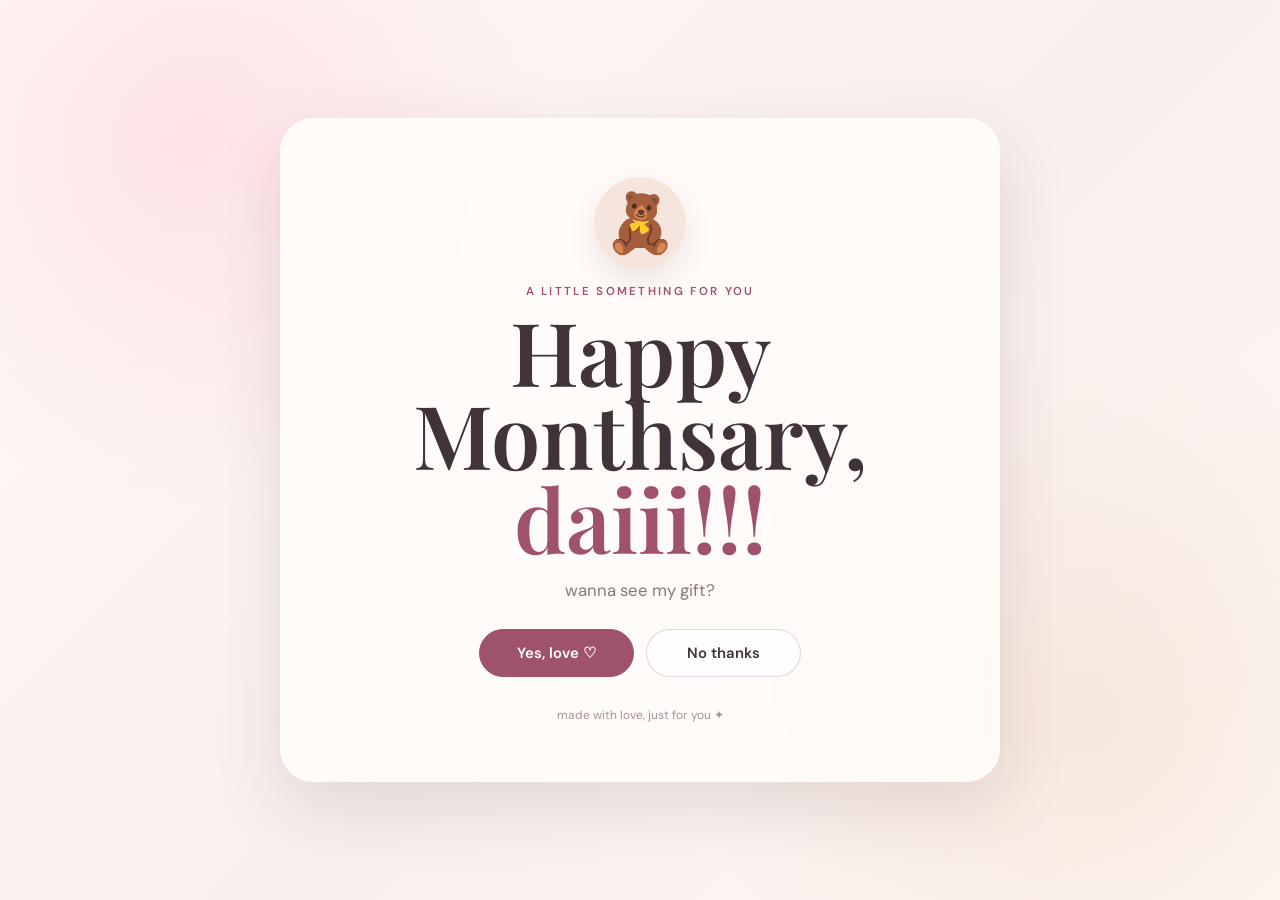
<file: index.html>
<!DOCTYPE html>
<html lang="en">

<head>
    <meta charset="UTF-8">
    <meta name="viewport" content="width=device-width, initial-scale=1.0">

    <title>Happy Monthsary, Baby! ♡</title>

    <link rel="preconnect" href="https://fonts.googleapis.com">
    <link rel="preconnect" href="https://fonts.gstatic.com" crossorigin>

    <link href="https://fonts.googleapis.com/css2?family=DM+Sans:wght@400;500;600&family=Playfair+Display:wght@500;600&family=Sacramento&display=swap" rel="stylesheet">

    <link rel="stylesheet" href="style.css">
</head>

<body>

    <div class="hearts"></div>

    <main class="page">

        <div class="card hero-card">

            <div class="teddy">
                🧸
            </div>

            <p class="eyebrow">
                A little something for you
            </p>

            <h1>
                Happy Monthsary,
                <br>
                <span>daiii!!!</span>
            </h1>

            <p class="subtitle">
                wanna see my gift?
            </p>

            <div class="button-row">

                <a href="gifts.html" class="btn primary">
                    Yes, love ♡
                </a>

                <a href="no-thanks.html" class="btn secondary">
                    No thanks
                </a>

            </div>

            <p class="tiny-note">
                made with love, just for you ✦
            </p>

        </div>

    </main>

    <script src="script.js"></script>

</body>
</html>
</file>
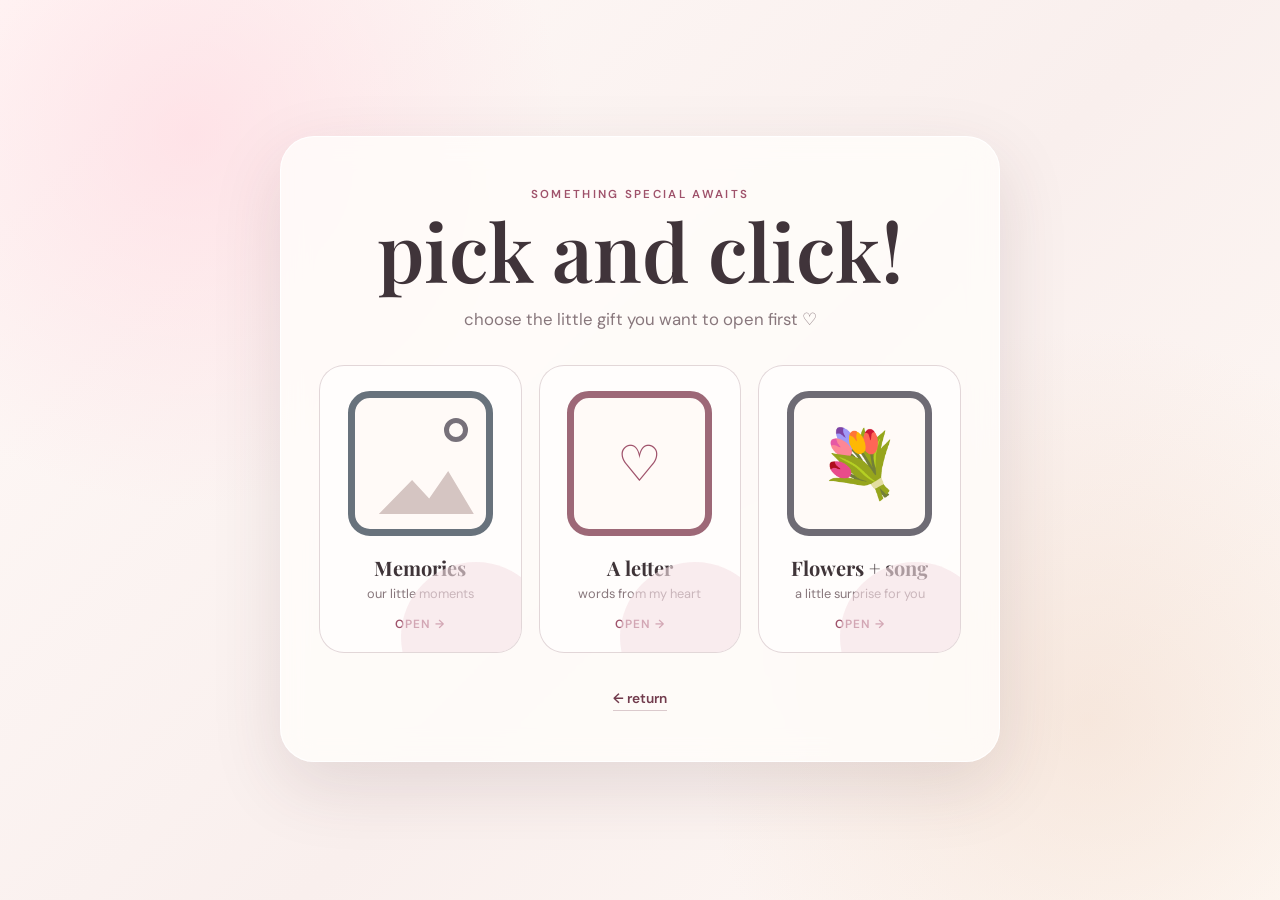
<file: gifts.html>
<!DOCTYPE html>
<html lang="en">

<head>

    <meta charset="UTF-8">
    <meta name="viewport" content="width=device-width, initial-scale=1.0">

    <title>Pick Your Gift ♡</title>

    <link rel="preconnect" href="https://fonts.googleapis.com">
    <link rel="preconnect" href="https://fonts.gstatic.com" crossorigin>

    <link href="https://fonts.googleapis.com/css2?family=DM+Sans:wght@400;500;600&family=Playfair+Display:wght@500;600&family=Sacramento&display=swap" rel="stylesheet">

    <link rel="stylesheet" href="style.css">

</head>

<body>

    <div class="hearts"></div>

    <main class="page gifts-page">

        <section class="wide-card">

            <p class="eyebrow">
                something special awaits
            </p>

            <h1>
                pick and click!
            </h1>

            <p class="subtitle">
                choose the little gift you want to open first ♡
            </p>

            <div class="gift-grid">

                <!-- MEMORY -->
                <a href="memories.html" class="gift-card">

                    <div class="gift-icon photo-icon">

                        <div class="sun"></div>

                        <div class="mountain"></div>

                    </div>

                    <h3>
                        Memories
                    </h3>

                    <p>
                        our little moments
                    </p>

                    <span class="open-label">
                        open →
                    </span>

                </a>


                <!-- LETTER -->
                <a href="letter.html" class="gift-card">

                    <div class="gift-icon envelope">
                        ♡
                    </div>

                    <h3>
                        A letter
                    </h3>

                    <p>
                        words from my heart
                    </p>

                    <span class="open-label">
                        open →
                    </span>

                </a>


                <!-- FLOWERS -->
                <a href="flowers.html" class="gift-card">

                    <div class="gift-icon bouquet">
                        💐
                    </div>

                    <h3>
                        Flowers + song
                    </h3>

                    <p>
                        a little surprise for you
                    </p>

                    <span class="open-label">
                        open →
                    </span>

                </a>

            </div>

            <a href="index.html" class="text-link">
                ← return
            </a>

        </section>

    </main>

    <script src="script.js"></script>

</body>
</html>
</file>
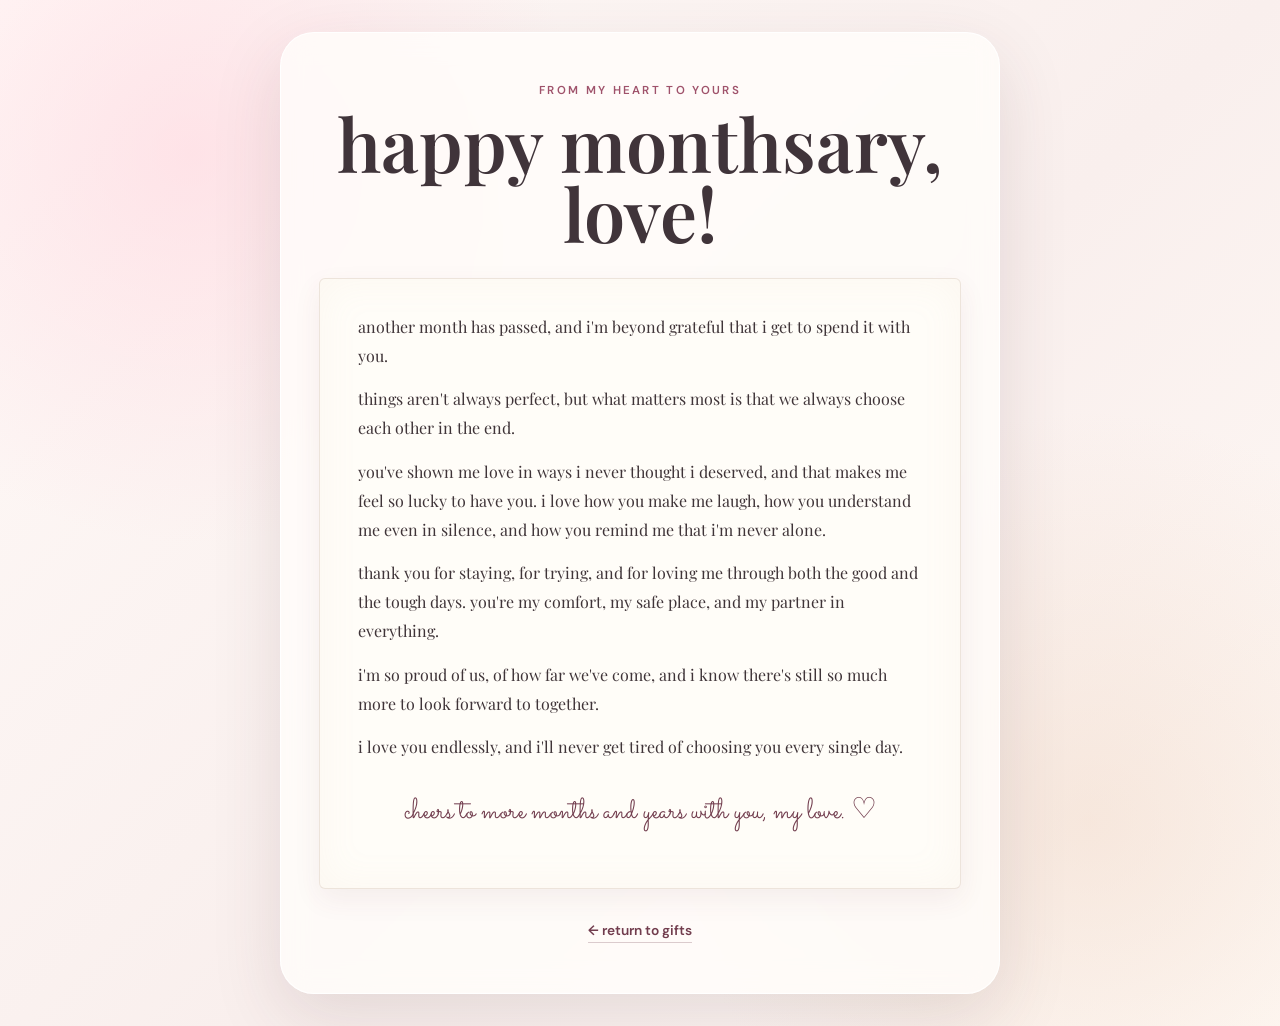
<file: letter.html>
<!DOCTYPE html>
<html lang="en">

<head>

    <meta charset="UTF-8">
    <meta name="viewport" content="width=device-width, initial-scale=1.0">

    <title>A Letter For You ♡</title>

    <link rel="preconnect" href="https://fonts.googleapis.com">
    <link rel="preconnect" href="https://fonts.gstatic.com" crossorigin>

    <link href="https://fonts.googleapis.com/css2?family=DM+Sans:wght@400;500;600&family=Playfair+Display:wght@500;600&family=Sacramento&display=swap" rel="stylesheet">

    <link rel="stylesheet" href="style.css">

</head>

<body>

    <div class="hearts"></div>

    <main class="page">

        <article class="wide-card letter-card">

            <p class="eyebrow">
                from my heart to yours
            </p>

            <h1>
                happy monthsary, love!
            </h1>


            <div class="letter-paper">

                <p>
                    another month has passed, and i'm beyond grateful
                    that i get to spend it with you.
                </p>

                <p>
                    things aren't always perfect, but what matters most
                    is that we always choose each other in the end.
                </p>

                <p>
                    you've shown me love in ways i never thought i deserved,
                    and that makes me feel so lucky to have you.
                    i love how you make me laugh, how you understand me
                    even in silence, and how you remind me that i'm never alone.
                </p>

                <p>
                    thank you for staying, for trying, and for loving me
                    through both the good and the tough days.
                    you're my comfort, my safe place, and my partner in everything.
                </p>

                <p>
                    i'm so proud of us, of how far we've come,
                    and i know there's still so much more to look forward to together.
                </p>

                <p>
                    i love you endlessly, and i'll never get tired
                    of choosing you every single day.
                </p>

                <p class="signature">
                    cheers to more months and years with you, my love. ♡
                </p>

            </div>


            <a href="gifts.html" class="text-link">
                ← return to gifts
            </a>

        </article>

    </main>

    <script src="script.js"></script>

</body>
</html>
</file>
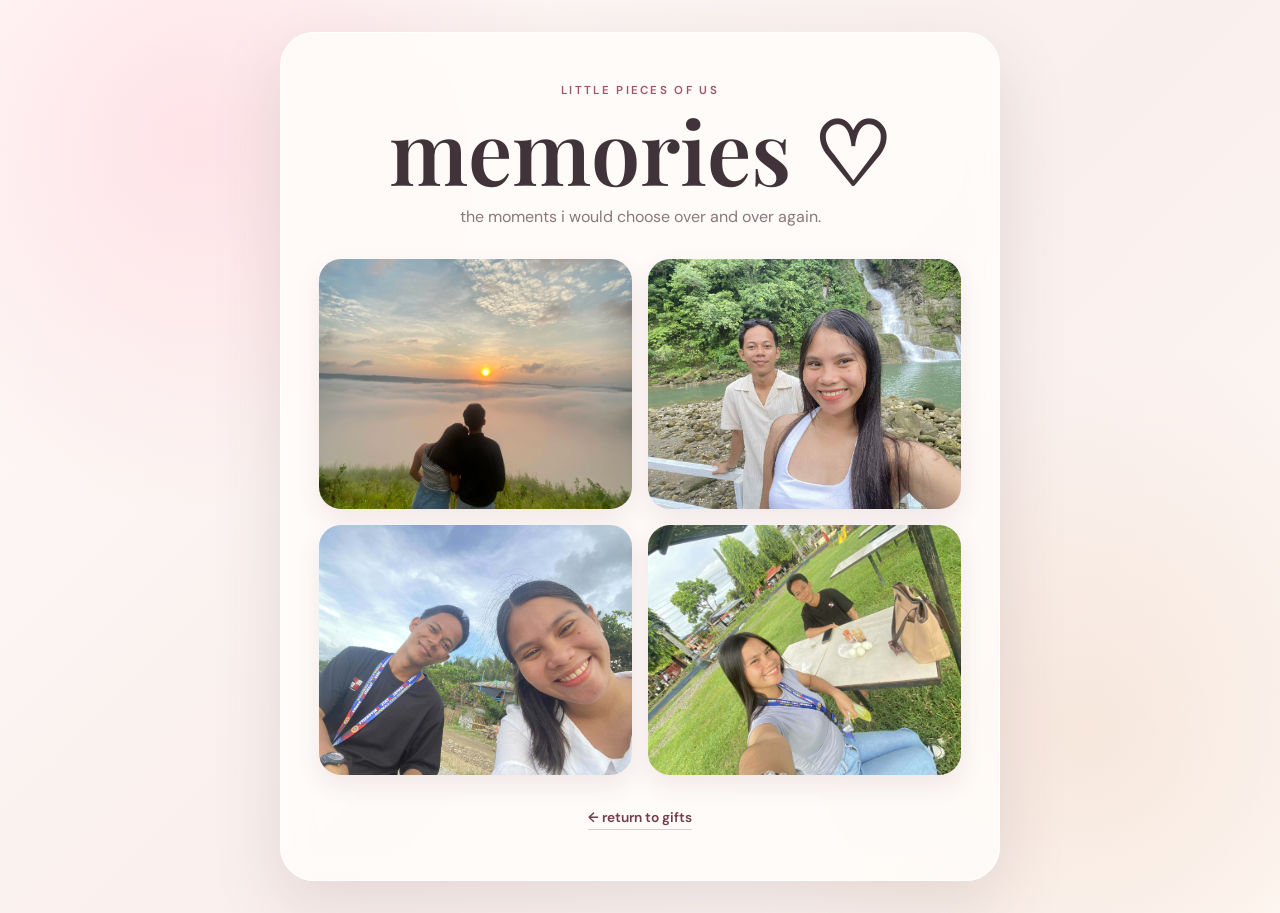
<file: memories.html>
<!DOCTYPE html>
<html lang="en">

<head>

    <meta charset="UTF-8">
    <meta name="viewport" content="width=device-width, initial-scale=1.0">

    <title>Our Memories ♡</title>

    <link rel="preconnect" href="https://fonts.googleapis.com">
    <link rel="preconnect" href="https://fonts.gstatic.com" crossorigin>

    <link href="https://fonts.googleapis.com/css2?family=DM+Sans:wght@400;500;600&family=Playfair+Display:wght@500;600&family=Sacramento&display=swap" rel="stylesheet">

    <link rel="stylesheet" href="style.css">

</head>

<body>

    <div class="hearts"></div>

    <main class="page">

        <section class="wide-card memory-card">

            <p class="eyebrow">
                little pieces of us
            </p>

            <h1>
                memories ♡
            </h1>

            <p class="memory-intro">
                the moments i would choose over and over again.
            </p>


            <div class="photo-grid">

                <div class="memory-photo">
                    <img src="images/photo1.jpg" alt="Our memory">
                </div>

                <div class="memory-photo">
                    <img src="images/photo2.jpg" alt="Our memory">
                </div>

                <div class="memory-photo">
                    <img src="images/photo3.jpg" alt="Our memory">
                </div>

                <div class="memory-photo">
                    <img src="images/photo4.jpg" alt="Our memory">
                </div>

            </div>


            <a href="gifts.html" class="text-link">
                ← return to gifts
            </a>

        </section>

    </main>

    <script src="script.js"></script>

</body>
</html>
</file>
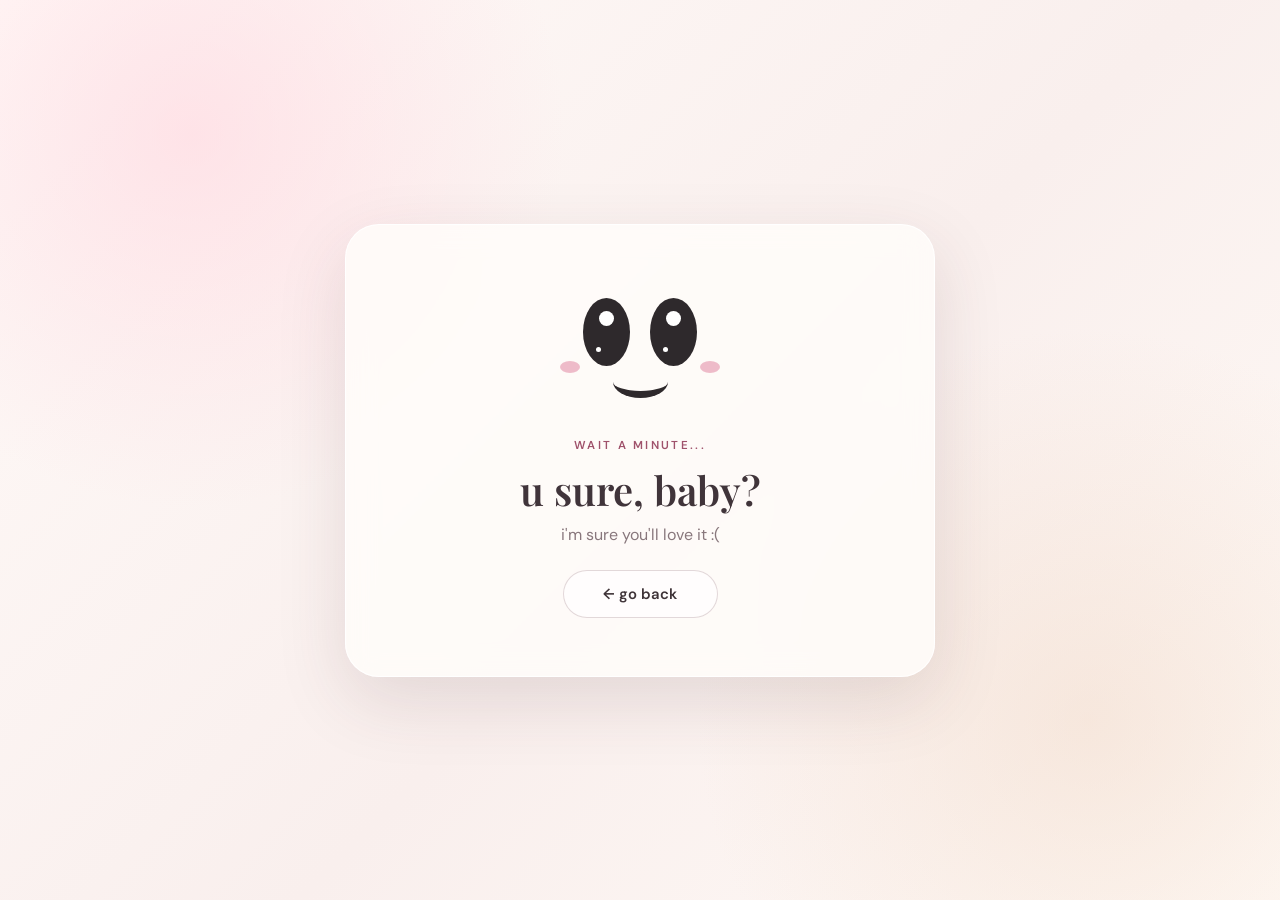
<file: no-thanks.html>
<!DOCTYPE html>
<html lang="en">

<head>

    <meta charset="UTF-8">
    <meta name="viewport" content="width=device-width, initial-scale=1.0">

    <title>Are you sure? ♡</title>

    <link rel="preconnect" href="https://fonts.googleapis.com">
    <link rel="preconnect" href="https://fonts.gstatic.com" crossorigin>

    <link href="https://fonts.googleapis.com/css2?family=DM+Sans:wght@400;500;600&family=Playfair+Display:wght@500;600&family=Sacramento&display=swap" rel="stylesheet">

    <link rel="stylesheet" href="style.css">

</head>

<body>

    <div class="hearts"></div>

    <main class="page">

        <div class="card sad-card">

            <div class="sad-face">

                <span class="eye left"></span>
                <span class="eye right"></span>

                <span class="mouth"></span>

                <span class="blush left"></span>
                <span class="blush right"></span>

            </div>

            <p class="eyebrow">
                wait a minute...
            </p>

            <h2>
                u sure, baby?
            </h2>

            <p class="message">
                i'm sure you'll love it :(
            </p>

            <a href="index.html" class="btn secondary">
                ← go back
            </a>

        </div>

    </main>

    <script src="script.js"></script>

</body>
</html>
</file>
<file: style.css>
:root {

    --cream: #fffaf6;
    --paper: #fffdfb;

    --ink: #3f3438;
    --muted: #88777c;

    --rose: #9f526b;
    --rose-dark: #713c4d;

    --blush: #f6dfe4;

    --line: rgba(113, 60, 77, 0.20);

    --shadow:
        0 24px 70px rgba(76, 45, 53, 0.13);
}


/* RESET */

* {
    margin: 0;
    padding: 0;
    box-sizing: border-box;
}


html {
    scroll-behavior: smooth;
}


body {

    min-height: 100vh;

    font-family:
        "DM Sans",
        Arial,
        sans-serif;

    color: var(--ink);

    background:

        radial-gradient(
            circle at 15% 15%,
            rgba(255, 210, 220, 0.55),
            transparent 28%
        ),

        radial-gradient(
            circle at 85% 80%,
            rgba(239, 213, 194, 0.45),
            transparent 30%
        ),

        linear-gradient(
            135deg,
            #fffaf8,
            #f9efed 55%,
            #fffaf6
        );

    overflow-x: hidden;
}


/* BACKGROUND PATTERN */

body::before {

    content: "";

    position: fixed;

    inset: 0;

    pointer-events: none;

    opacity: 0.35;

    background-image:
        radial-gradient(
            rgba(113, 60, 77, 0.14) 0.7px,
            transparent 0.7px
        );

    background-size: 18px 18px;
}


a {
    color: inherit;
    text-decoration: none;
}


button {
    font: inherit;
}


/* PAGE */

.page {

    width: 100%;

    min-height: 100vh;

    display: grid;

    place-items: center;

    padding: 32px 18px;

    position: relative;
}


/* CARDS */

.card,
.wide-card {

    position: relative;

    z-index: 2;

    width: min(720px, 100%);

    background:
        rgba(255, 253, 251, 0.82);

    border:
        1px solid
        rgba(255, 255, 255, 0.9);

    box-shadow: var(--shadow);

    backdrop-filter: blur(14px);

    border-radius: 34px;
}


.card {

    text-align: center;

    padding: 58px 30px;
}


.wide-card {

    padding: 50px 38px;

    text-align: center;
}


.hero-card {
    max-width: 760px;
}


/* TEDDY */

.teddy {

    width: 92px;

    height: 92px;

    margin:
        0 auto 15px;

    display: grid;

    place-items: center;

    font-size: 58px;

    background: #f5e5dc;

    border-radius: 50%;

    box-shadow:
        0 12px 28px
        rgba(113, 60, 77, 0.12);

    animation:
        float 3.5s
        ease-in-out
        infinite;
}


/* TEXT */

.eyebrow {

    text-transform: uppercase;

    letter-spacing: 0.20em;

    font-size: 0.72rem;

    color: var(--rose);

    font-weight: 600;

    margin-bottom: 10px;
}


h1,
h2 {

    font-family:
        "Playfair Display",
        serif;

    font-weight: 600;

    color: #40343a;
}


h1 {

    font-size:
        clamp(2.8rem, 8vw, 5.5rem);

    line-height: 0.95;
}


h1 span {
    color: var(--rose);
}


.subtitle {

    margin:
        20px 0 28px;

    color: var(--muted);

    font-size: 1.05rem;
}


/* BUTTONS */

.button-row {

    display: flex;

    justify-content: center;

    gap: 12px;

    flex-wrap: wrap;
}


.btn {

    display: inline-flex;

    justify-content: center;

    align-items: center;

    min-width: 155px;

    padding:
        13px 22px;

    border-radius: 999px;

    border:
        1px solid
        var(--line);

    transition: 0.25s ease;

    font-size: 0.93rem;

    font-weight: 600;
}


.btn:hover {

    transform:
        translateY(-3px);

    box-shadow:
        0 10px 24px
        rgba(113, 60, 77, 0.12);
}


.primary {

    background: var(--rose);

    color: white;

    border-color:
        var(--rose);
}


.secondary {

    background:
        rgba(255, 255, 255, 0.65);
}


.tiny-note {

    margin-top: 30px;

    color: #a49398;

    font-size: 0.75rem;
}


/* SAD PAGE */

.sad-card {
    max-width: 590px;
}


.sad-face {

    position: relative;

    width: 170px;

    height: 135px;

    margin:
        0 auto 20px;
}


.eye {

    position: absolute;

    top: 15px;

    width: 47px;

    height: 68px;

    background: #2e292c;

    border-radius: 50%;
}


.eye::after {

    content: "";

    position: absolute;

    width: 15px;

    height: 15px;

    border-radius: 50%;

    background: white;

    top: 13px;

    left: 16px;

    box-shadow:
        -8px 31px 0 -5px white;
}


.eye.left {
    left: 28px;
}


.eye.right {
    right: 28px;
}


.mouth {

    position: absolute;

    width: 55px;

    height: 32px;

    border-top:
        7px solid
        #2e292c;

    border-radius: 50%;

    left: 58px;

    top: 83px;

    transform:
        rotate(180deg);
}


.blush {

    position: absolute;

    width: 20px;

    height: 12px;

    background: #e8a5b8;

    border-radius: 50%;

    top: 78px;

    opacity: 0.75;
}


.blush.left {
    left: 5px;
}


.blush.right {
    right: 5px;
}


.sad-card h2 {

    font-size: 2.5rem;
}


.message {

    margin:
        8px 0 25px;

    color: var(--muted);
}


/* GIFTS */

.gifts-page {
    padding-top: 30px;
}


.gifts-page h1 {
    font-size: clamp(3rem, 8vw, 5rem);
}


.gift-grid {

    display: grid;

    grid-template-columns:
        repeat(3, 1fr);

    gap: 17px;

    margin:
        35px 0 28px;
}


.gift-card {

    position: relative;

    min-height: 285px;

    padding:
        25px 17px 20px;

    border-radius: 25px;

    border:
        1px solid
        var(--line);

    background:
        rgba(255, 255, 255, 0.58);

    transition:
        0.3s ease;

    overflow: hidden;
}


.gift-card::before {

    content: "";

    position: absolute;

    width: 150px;

    height: 150px;

    bottom: -60px;

    right: -30px;

    border-radius: 50%;

    background:
        rgba(246, 223, 228, 0.6);
}


.gift-card:hover {

    transform:
        translateY(-8px);

    box-shadow:
        0 20px 35px
        rgba(113, 60, 77, 0.12);
}


/* GIFT ICON */

.gift-icon {

    position: relative;

    width: 145px;

    height: 145px;

    margin:
        0 auto 18px;

    border:
        7px solid
        #6c6870;

    border-radius: 22px;

    background:
        #fffaf7;

    display: grid;

    place-items: center;

    overflow: hidden;
}


.photo-icon {
    border-color: #68727c;
}


.sun {

    position: absolute;

    right: 18px;

    top: 20px;

    width: 24px;

    height: 24px;

    border:
        5px solid
        #77717a;

    border-radius: 50%;
}


.mountain {

    position: absolute;

    width: 95px;

    height: 55px;

    bottom: 15px;

    left: 24px;

    background:
        #d5c5c2;

    clip-path:
        polygon(
            0 100%,
            35% 38%,
            53% 72%,
            73% 22%,
            100% 100%
        );
}


.envelope {

    font-size: 50px;

    color: var(--rose);

    border-color:
        #9d6877;
}


.bouquet {

    font-size: 65px;

    border-color:
        #6e6b74;
}


.gift-card h3 {

    font-family:
        "Playfair Display",
        serif;

    font-size: 1.25rem;
}


.gift-card p {

    font-size: 0.8rem;

    color: var(--muted);

    margin-top: 4px;
}


.open-label {

    display: block;

    margin-top: 14px;

    color: var(--rose);

    font-size: 0.74rem;

    font-weight: 600;

    letter-spacing: 0.08em;

    text-transform: uppercase;
}


/* RETURN LINK */

.text-link {

    display: inline-block;

    margin-top: 8px;

    color: var(--rose-dark);

    font-size: 0.86rem;

    font-weight: 600;

    border-bottom:
        1px solid
        rgba(113, 60, 77, 0.25);

    padding-bottom: 3px;

    transition: 0.2s;
}


.text-link:hover {

    border-color:
        var(--rose-dark);
}


/* MEMORY PAGE */

.memory-heading h1,
.letter-card h1 {

    font-size:
        clamp(2.5rem, 7vw, 4.6rem);
}


.memory-intro {

    color: var(--muted);

    margin-top: 14px;
}


.photo-grid {

    display: grid;

    grid-template-columns:
        repeat(2, 1fr);

    gap: 16px;

    margin:
        32px 0 25px;
}


.memory-photo {

    height: 250px;

    border-radius: 22px;

    overflow: hidden;

    background:
        #f5e3df;

    box-shadow:
        0 10px 25px
        rgba(113, 60, 77, 0.10);
}


.memory-photo img {

    width: 100%;

    height: 100%;

    object-fit: cover;

    display: block;

    transition:
        transform 0.5s ease;
}


.memory-photo:hover img {

    transform:
        scale(1.06);
}


/* LETTER */

.letter-paper {

    max-width: 730px;

    margin:
        30px auto 24px;

    padding:
        34px 38px;

    background:
        #fffdf8;

    border:
        1px solid
        rgba(155, 112, 91, 0.18);

    box-shadow:
        inset 0 0 40px
        rgba(211, 183, 151, 0.08),

        0 10px 28px
        rgba(113, 60, 77, 0.07);

    text-align: left;

    border-radius: 6px;

    font-family:
        "Playfair Display",
        serif;

    line-height: 1.8;

    font-size: 1rem;
}


.letter-paper p {

    margin-bottom: 15px;
}


.signature {

    text-align: center;

    margin-top: 25px !important;

    color: var(--rose-dark);

    font-family:
        "Sacramento",
        cursive;

    font-size: 1.8rem;
}


/* FLOWERS */

.flower-layout {

    display: grid;

    grid-template-columns:
        minmax(280px, 1fr)
        minmax(280px, 1fr);

    align-items: center;

    gap: 35px;

    text-align: left;
}


.bouquet-art {

    min-height: 430px;

    position: relative;

    border-radius: 28px;

    background:
        linear-gradient(
            150deg,
            #fff6f3,
            #f5e2e4
        );

    overflow: hidden;
}


.flower {

    position: absolute;

    z-index: 2;

    width: 92px;

    height: 92px;

    border-radius: 50%;

    background: #ad5572;

    color: #f6cbd6;

    display: grid;

    place-items: center;

    font-size: 55px;

    box-shadow:
        0 10px 22px
        rgba(113, 60, 77, 0.15);
}


.flower1 {
    left: 24%;
    top: 18%;
}


.flower2 {
    left: 45%;
    top: 8%;
    background: #b7637d;
}


.flower3 {
    left: 59%;
    top: 24%;
    background: #974b67;
}


.flower4 {
    left: 38%;
    top: 34%;
    background: #c06d86;
}


.flower5 {
    left: 16%;
    top: 34%;
    background: #c7788d;
}


.paper-wrap {

    position: absolute;

    z-index: 1;

    width: 280px;

    height: 235px;

    left: 50%;

    top: 47%;

    transform:
        translateX(-50%)
        rotate(2deg);

    background:
        #f8e9d9;

    clip-path:
        polygon(
            12% 0,
            88% 0,
            100% 100%,
            50% 77%,
            0 100%
        );
}


.ribbon {

    position: absolute;

    z-index: 4;

    left: 50%;

    top: 64%;

    transform:
        translateX(-50%);

    width: 75px;

    height: 34px;

    border:
        3px solid
        #7d6a65;

    border-radius: 50%;

    display: grid;

    place-items: center;

    background:
        rgba(255,255,255,0.45);

    font-size: 25px;
}


.song-side h1 {

    font-size:
        clamp(2.8rem, 6vw, 4.8rem);
}


.song-side h1 span {

    font-family:
        "Sacramento",
        cursive;

    color: var(--rose);

    font-size: 0.72em;
}


/* MUSIC PLAYER */

.song-card {

    display: flex;

    align-items: center;

    gap: 14px;

    margin:
        25px 0 12px;

    padding:
        14px 15px;

    border-radius: 20px;

    background: #272227;

    color: white;

    box-shadow:
        0 15px 30px
        rgba(38, 31, 35, 0.18);
}


.song-disc {

    width: 50px;

    height: 50px;

    border-radius: 50%;

    display: grid;

    place-items: center;

    background:
        linear-gradient(
            135deg,
            #8b5263,
            #d38b9e
        );

    font-size: 1.3rem;
}


.song-info {

    display: flex;

    flex-direction: column;

    flex: 1;
}


.song-info small {

    color: #bdb4b8;

    margin-top: 3px;
}


.play-btn {

    width: 42px;

    height: 42px;

    border: 0;

    border-radius: 50%;

    cursor: pointer;

    background: white;

    color: #30282d;

    display: grid;

    place-items: center;
}


.song-hint {

    font-size: 0.72rem;

    color: var(--muted);

    line-height: 1.5;

    margin-bottom: 20px;
}


/* FLOATING HEARTS */

.hearts {

    position: fixed;

    inset: 0;

    pointer-events: none;

    overflow: hidden;

    z-index: 0;
}


.heart {

    position: absolute;

    bottom: -30px;

    animation:
        rise linear forwards;

    opacity: 0;

    color: #b96c80;
}


@keyframes rise {

    0% {

        transform:
            translateY(0)
            rotate(0)
            scale(0.7);

        opacity: 0;
    }

    15% {
        opacity: 0.28;
    }

    85% {
        opacity: 0.18;
    }

    100% {

        transform:
            translateY(-110vh)
            rotate(35deg)
            scale(1.2);

        opacity: 0;
    }
}


@keyframes float {

    50% {

        transform:
            translateY(-8px);
    }
}


/* =====================================
   RESPONSIVE DESIGN
   TABLET
===================================== */

@media (max-width: 800px) {

    .wide-card {
        padding: 38px 22px;
    }


    .gift-grid {

        grid-template-columns: 1fr;

        max-width: 360px;

        margin-left: auto;

        margin-right: auto;
    }


    .gift-card {
        min-height: 240px;
    }


    .gift-icon {

        width: 125px;

        height: 125px;
    }


    .flower-layout {

        grid-template-columns: 1fr;
    }


    .bouquet-art {

        min-height: 350px;

        max-width: 430px;

        width: 100%;

        margin: auto;
    }


    .song-side {

        text-align: center;
    }


    .song-card {

        text-align: left;
    }

}


/* =====================================
   RESPONSIVE DESIGN
   PHONE
===================================== */

@media (max-width: 520px) {

    .page {

        padding:
            16px 12px;
    }


    .card,
    .wide-card {

        border-radius: 25px;

        padding:
            34px 17px;
    }


    h1 {

        font-size: 3rem;
    }


    .button-row {

        flex-direction: column;

        align-items: stretch;
    }


    .btn {

        width: 100%;
    }


    .photo-grid {

        grid-template-columns: 1fr;
    }


    .memory-photo {

        height: 220px;
    }


    .letter-paper {

        padding:
            24px 20px;

        font-size: 0.92rem;

        line-height: 1.7;
    }


    .sad-card h2 {

        font-size: 2.1rem;
    }


    .bouquet-art {

        min-height: 320px;
    }


    .flower {

        width: 70px;

        height: 70px;

        font-size: 42px;
    }


    .paper-wrap {

        width: 220px;

        height: 190px;
    }


    .ribbon {

        top: 67%;
    }


    .flower1 {
        left: 22%;
    }

    .flower2 {
        left: 43%;
    }

    .flower3 {
        left: 58%;
    }

    .flower4 {
        left: 36%;
    }

    .flower5 {
        left: 12%;
    }

}
</file>
